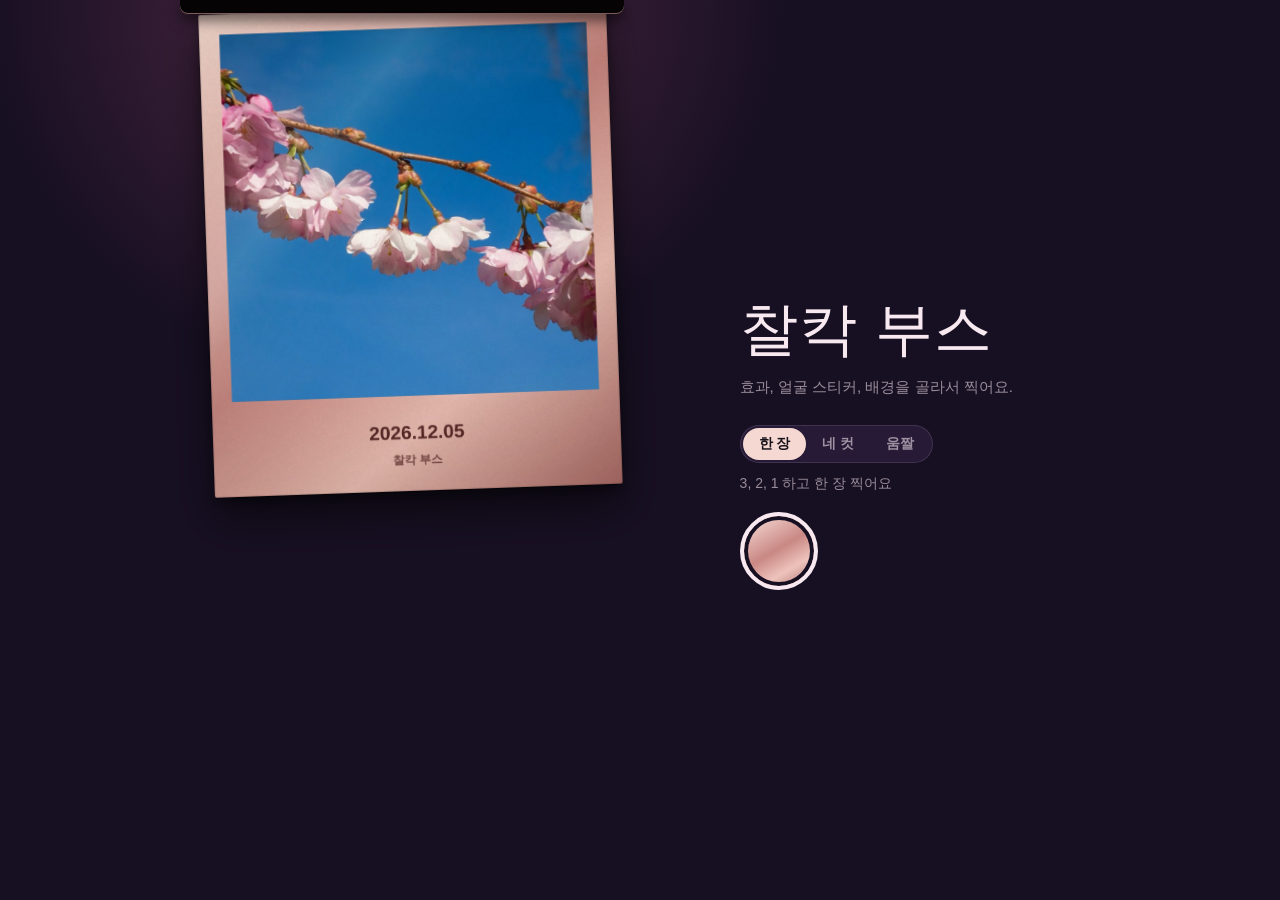
<file: index.html>
<!doctype html>
<!-- 주소 맨 앞(/)으로 들어오면 바로 찰칵 부스로 보낸다 -->
<html lang="ko">
<head>
  <meta charset="utf-8" />
  <title>찰칵 부스</title>
  <meta http-equiv="refresh" content="0; url=photobooth/" />
  <script>location.replace("photobooth/" + location.search);</script>
</head>
<body></body>
</html>
</file>
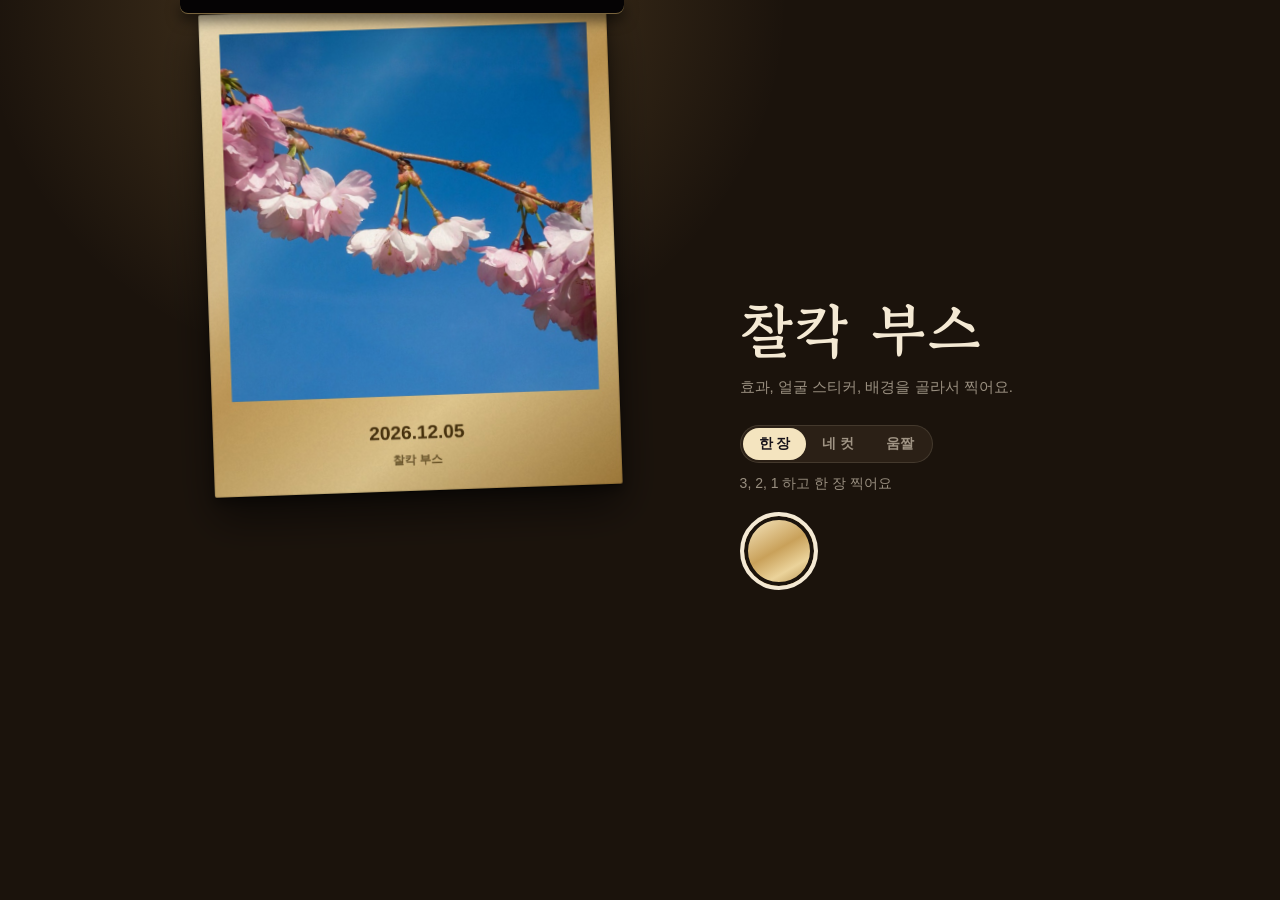
<file: photobooth/index.html>
<!doctype html>
<html lang="ko">
<head>
  <meta charset="utf-8" />
  <meta name="viewport" content="width=device-width, initial-scale=1, viewport-fit=cover" />
  <meta name="theme-color" content="#120d10" />
  <meta name="apple-mobile-web-app-capable" content="yes" />
  <meta name="apple-mobile-web-app-title" content="찰칵 부스" />
  <title>찰칵 부스</title>
  <link rel="preconnect" href="https://fonts.googleapis.com" />
  <link rel="preconnect" href="https://fonts.gstatic.com" crossorigin />
  <link rel="stylesheet" href="https://fonts.googleapis.com/css2?family=Black+Han+Sans&family=Do+Hyeon&family=Gaegu:wght@700&family=Gowun+Batang:wght@700&family=Gowun+Dodum&family=Jua&family=Song+Myung&display=swap" />
  <link rel="stylesheet" href="../apple.css" />
  <link rel="stylesheet" href="style.css" />
</head>
<body>
  <video id="video" autoplay playsinline muted></video>
  <canvas id="view"></canvas>
  <!-- 얼굴 스티커는 효과 화면 위에 겹친 이 캔버스에 그린다 -->
  <canvas id="overlay"></canvas>

  <div id="grid" class="hidden"></div>
  <div id="label" class="hidden"></div>
  <div id="countdown" class="hidden"></div>
  <div id="flash"></div>

  <!-- 입장 화면: 부스 구멍에서 나오는 견본(한 장은 폴라로이드, 네 컷은 네 컷, 움짤은 움직이는 사진) + 카메라 안과 같은 모드 전환·셔터 -->
  <div id="start-screen">
    <div class="booth">
      <figure class="print">
        <div class="slot" aria-hidden="true"></div>
        <div class="paper">
          <img id="sample-polaroid" class="sheet hidden" alt="견본 폴라로이드: 파란 하늘 아래 분홍 벚꽃" />
          <canvas id="sample-gif" class="sheet hidden" role="img" aria-label="견본 움짤: 노을 사진이 천천히 다가왔다 돌아가는 모습"></canvas>
          <img id="sample-strip" class="sheet hidden" alt="견본 네 컷: 바다, 노을, 우주, 무지개" />
        </div>
      </figure>

      <div class="intro">
        <h1>찰칵 부스</h1>
        <p class="lede">효과, 얼굴 스티커, 배경을 골라서 찍어요.</p>

        <div class="controls">
          <div id="start-modes" class="segmented" role="group" aria-label="찍는 방식">
            <button type="button" data-mode="single" class="on">한 장</button>
            <button type="button" data-mode="four">네 컷</button>
            <button type="button" data-mode="boomerang">움짤</button>
          </div>
          <p id="start-hint"></p>
          <button id="start" type="button" aria-label="카메라 켜고 시작"></button>
          <p id="error"></p>
        </div>
      </div>
    </div>
  </div>

  <!-- 카메라 화면 오른쪽 위: 켜고 끄거나 고르는 도구 (아이콘은 흰 선으로 직접 그림) -->
  <div id="tools" class="hidden">
    <button id="sticker-btn" class="tool" type="button" aria-label="얼굴 스티커 고르기">
      <svg viewBox="0 0 24 24" aria-hidden="true"><path d="M5.5 9.5 4.5 3.8l4.6 3M18.5 9.5l1-5.7-4.6 3" /><circle cx="12" cy="13.5" r="7.5" /><path d="M9.3 12.6v.4M14.7 12.6v.4M9.6 16.2c1.4 1.2 3.4 1.2 4.8 0" /></svg>
      <span>스티커</span>
    </button>
    <button id="bg-btn" class="tool" type="button" aria-label="배경 고르기">
      <svg viewBox="0 0 24 24" aria-hidden="true"><rect x="3" y="4" width="18" height="16" rx="3" /><circle cx="16" cy="9" r="1.6" /><path d="m3.5 17 5-5.2 4 4 2.6-2.6 5.4 4.8" /></svg>
      <span>배경</span>
    </button>
    <button id="hand-btn" class="tool" type="button" aria-pressed="false" aria-label="손바닥을 보여 주면 찍기">
      <svg viewBox="0 0 24 24" aria-hidden="true"><path d="M8 12.5V5.5M11 11.5V3.8M14 11.5V4.5M17 12.5V7.5M17 12.5v2.2a6 6 0 0 1-6 6h-.4a5.8 5.8 0 0 1-4.8-2.6L3.6 14.6a1.6 1.6 0 0 1 2.6-1.8L8 15v-2.5" /></svg>
      <span>손</span>
    </button>
  </div>
  <!-- 스티커·배경 고르는 줄 (받침 바로 위) -->
  <div id="picker" class="hidden" role="group"></div>
  <input id="photo" type="file" accept="image/*" hidden />

  <!-- 카메라 아래 검은 받침: 찍는 방식, 효과, 셔터, 방금 찍은 사진. 카메라 화면은 이 위쪽만 쓴다 -->
  <footer id="bar" class="deck hidden">
    <div id="mode" class="segmented hidden" role="group" aria-label="찍는 방식">
      <button type="button" data-mode="single" class="on">한 장</button>
      <button type="button" data-mode="four">네 컷</button>
      <button type="button" data-mode="boomerang">움짤</button>
    </div>
    <div class="deck-row">
      <button id="effects" class="deck-btn" type="button" aria-label="효과 고르기">
        <span class="ring"><svg viewBox="0 0 24 24" aria-hidden="true"><rect x="3.5" y="3.5" width="4.5" height="4.5" rx="1" /><rect x="9.75" y="3.5" width="4.5" height="4.5" rx="1" /><rect x="16" y="3.5" width="4.5" height="4.5" rx="1" /><rect x="3.5" y="9.75" width="4.5" height="4.5" rx="1" /><rect x="9.75" y="9.75" width="4.5" height="4.5" rx="1" /><rect x="16" y="9.75" width="4.5" height="4.5" rx="1" /><rect x="3.5" y="16" width="4.5" height="4.5" rx="1" /><rect x="9.75" y="16" width="4.5" height="4.5" rx="1" /><rect x="16" y="16" width="4.5" height="4.5" rx="1" /></svg></span>
        <span>효과</span>
      </button>
      <button id="shutter" type="button" aria-label="사진 찍기"></button>
      <button id="thumb" type="button" aria-label="방금 찍은 사진">
        <img id="thumb-img" alt="" />
        <span id="thumb-badge"></span>
      </button>
    </div>
  </footer>

  <footer id="grid-bar" class="deck hidden">
    <div class="deck-row">
      <button id="prev" class="deck-btn" type="button" aria-label="이전 효과">
        <span class="ring"><svg viewBox="0 0 24 24" aria-hidden="true"><path d="m14.5 6-6 6 6 6" /></svg></span>
      </button>
      <span id="page"></span>
      <button id="next" class="deck-btn" type="button" aria-label="다음 효과">
        <span class="ring"><svg viewBox="0 0 24 24" aria-hidden="true"><path d="m9.5 6 6 6-6 6" /></svg></span>
      </button>
    </div>
  </footer>

  <!-- 한 장·네 컷을 찍으면 뜨는 결과 화면. 사진이 위쪽 기계 구멍에서 뽑혀 나온다 (모양·색·글씨 고르고 저장) -->
  <div id="result" class="hidden">
    <div class="result-print">
      <div class="slot" aria-hidden="true"></div>
      <div class="result-paper">
        <img id="result-img" alt="꾸민 사진 미리보기" />
      </div>
    </div>
    <div id="result-controls">
      <div id="layouts" class="segmented" role="group" aria-label="모양"></div>
      <div id="colors" role="group" aria-label="프레임 색"></div>
      <input id="caption" type="text" maxlength="20" placeholder="아래에 넣을 글씨 (비우면 없음)" aria-label="아래에 넣을 글씨" />
      <div id="result-actions">
        <button id="retake" type="button">다시 찍기</button>
        <button id="save" type="button">저장</button>
      </div>
    </div>
  </div>

  <script type="module" src="app.js"></script>
</body>
</html>
</file>
<file: apple.css>
/* 사이트 공통 디자인 (애플 홈페이지 스타일)
   모든 페이지가 이 파일을 먼저 불러오고, 페이지 CSS는 아래 변수만 써서 색·글꼴을 맞춘다. */

:root {
  --bg: #f5f5f7;
  --surface: #ffffff;
  --surface-2: #fbfbfd;
  --fill: #f5f5f7;
  --fill-2: #e8e8ed;
  --text: #1d1d1f;
  --ink: #1d1d1f;
  --muted: #6e6e73;
  --faint: #86868b;
  --hairline: rgba(0, 0, 0, 0.08);
  --line: rgba(0, 0, 0, 0.1);
  --blue: #0071e3;
  --blue-hover: #0077ed;
  --link: #0066cc;
  --accent: #0071e3;
  --accent-soft: rgba(0, 113, 227, 0.1);
  --green: #1d8a3a;
  --orange: #bf4800;
  --red: #e30000;
  --shadow: 0 2px 6px rgba(0, 0, 0, 0.04), 0 12px 40px rgba(0, 0, 0, 0.06);
  --shadow-lg: 0 4px 12px rgba(0, 0, 0, 0.06), 0 30px 80px rgba(0, 0, 0, 0.12);
  --radius: 18px;
  --radius-lg: 28px;
  --font: -apple-system, BlinkMacSystemFont, "SF Pro Text", "SF Pro Display", "Apple SD Gothic Neo", "Helvetica Neue", "Noto Sans KR", sans-serif;
  --display: -apple-system, BlinkMacSystemFont, "SF Pro Display", "Apple SD Gothic Neo", "Helvetica Neue", "Noto Sans KR", sans-serif;
  --body: var(--font);
}

/* ----- 위쪽 공통 메뉴 (반투명 유리 막대) ----- */

.gnav {
  position: sticky;
  top: 0;
  z-index: 40;
  background: rgba(251, 251, 253, 0.8);
  -webkit-backdrop-filter: saturate(180%) blur(20px);
  backdrop-filter: saturate(180%) blur(20px);
  border-bottom: 1px solid var(--hairline);
}

.gnav.flat {
  position: relative;
}

.gnav-in {
  display: flex;
  align-items: center;
  gap: 4px;
  max-width: 1024px;
  height: 48px;
  margin: 0 auto;
  padding: 0 max(16px, env(safe-area-inset-right)) 0 max(16px, env(safe-area-inset-left));
  overflow-x: auto;
  scrollbar-width: none;
}

.gnav-in::-webkit-scrollbar {
  display: none;
}

.gnav a {
  flex: none;
  padding: 6px 10px;
  border-radius: 8px;
  font-family: var(--font);
  font-size: 14px;
  color: rgba(0, 0, 0, 0.8);
  text-decoration: none;
  white-space: nowrap;
  transition: color 0.2s ease;
}

.gnav a:hover {
  color: #000;
}

.gnav a[aria-current="page"] {
  color: #000;
  font-weight: 600;
}

.gnav .gnav-logo {
  margin-right: auto;
  padding-left: 0;
  font-size: 17px;
  font-weight: 600;
  letter-spacing: -0.01em;
  color: var(--text);
}

/* ----- 공통 버튼 ----- */

.pill {
  display: inline-flex;
  align-items: center;
  justify-content: center;
  gap: 6px;
  min-height: 44px;
  padding: 11px 22px;
  border: 0;
  border-radius: 980px;
  background: var(--blue);
  color: #fff;
  font-family: var(--font);
  font-size: 17px;
  font-weight: 400;
  letter-spacing: -0.01em;
  text-decoration: none;
  cursor: pointer;
  transition: background 0.2s ease, transform 0.1s ease;
}

.pill:hover {
  background: var(--blue-hover);
}

.pill:active {
  transform: scale(0.98);
}

.pill.ghost {
  background: transparent;
  color: var(--blue);
  box-shadow: inset 0 0 0 1px var(--blue);
}

.pill.ghost:hover {
  background: var(--blue);
  color: #fff;
}

.more-link {
  color: var(--link);
  font-size: 17px;
  text-decoration: none;
}

.more-link::after {
  content: " ›";
}

.more-link:hover {
  text-decoration: underline;
}

/* 한국어 줄바꿈은 낱말 단위로 */
body {
  word-break: keep-all;
  overflow-wrap: anywhere;
}
</file>
<file: photobooth/style.css>
/* 찰칵 부스: 누를 때마다 바뀌는 사진관. 모드를 누르면 테마(themes.js — 골드, 실버, 로즈골드, 민트,
   체리, 딥블루, 숲)가 랜덤으로 걸려서 바탕 · 글씨 · 조명 · 금속 · 제목 글꼴이 다 같이 바뀐다.
   꾸밈은 사진 나오는 구멍 위 조명 하나만 */

:root {
  --bg: #120d10; /* 와인빛 검정 바탕 */
  --surface: #1e171b; /* 버튼 · 알약 바탕 */
  --surface-hi: #2a2125; /* 마우스 올렸을 때 */
  --line: color-mix(in srgb, var(--ink) 12%, transparent); /* 얇은 테두리 */
  --ink: #ecebf0; /* 은색과 어울리는 차가운 흰 글씨 */
  --ink-dim: color-mix(in srgb, var(--ink) 58%, transparent);
  /* 금속 색은 테마(themes.js)에 따라 바뀐다 */
  --silver: #c8ccd4; /* 셔터 · 저장 · 고른 것 (테두리·링 같은 선) */
  --tint: #ecebf0; /* 고른 모드 알약 */
  --on-silver: #17131a; /* 금속 위 글씨 */
  /* 큰 금속 면(셔터 · 저장 · 켜진 도구)은 빛이 비껴가게 */
  --metal: linear-gradient(150deg, var(--m1) 0%, var(--m2) 48%, var(--m3) 72%, var(--m4) 100%);
  --metal-hi: linear-gradient(
    150deg,
    color-mix(in srgb, var(--m1), #fff 50%) 0%,
    color-mix(in srgb, var(--m2), #fff 20%) 48%,
    color-mix(in srgb, var(--m3), #fff 30%) 72%,
    color-mix(in srgb, var(--m4), #fff 20%) 100%
  );
  --bad: #e0645c;
  --shade: rgba(0, 0, 0, 0.55); /* 걸린 사진 그림자 */
  /* 매달린 인화지 그림자: 종이에 바짝 붙은 진한 그림자 + 멀리 퍼지는 옅은 그림자 */
  --paper-shadow: 0 1px 1.5px rgba(0, 0, 0, 0.45), 0 6px 12px rgba(0, 0, 0, 0.35), 0 22px 44px var(--shade);
  /* 제목 · 숫자 글꼴 */
  --display: "Black Han Sans", "Apple SD Gothic Neo", sans-serif;
  --display-weight: 400;
  --display-track: 0.02em;
  /* 사진 나오는 구멍 위에서 비추는 은은한 조명 */
  --glow: rgba(214, 220, 232, 0.12);
  --spotlight: radial-gradient(ellipse 70% 55% at 50% 0%, var(--glow), transparent 70%);

  /* 카메라 아래(가로로 든 폰은 오른쪽)에 받침을 깔고, 카메라 화면은 나머지만 쓴다.
     그래서 화면에 보이는 그대로가 사진에 찍힌다 */
  --deck-b: calc(168px + env(safe-area-inset-bottom, 0px));
  --deck-r: 0px;

  /* 모드를 바꾸면 조명과 금속 색이 스르륵 바뀐다 */
  transition: --bg 0.5s, --surface 0.5s, --surface-hi 0.5s, --ink 0.5s, --m1 0.5s, --m2 0.5s, --m3 0.5s, --m4 0.5s,
    --glow 0.5s, --silver 0.5s, --tint 0.5s;
}

/* 테마 색은 모드를 누를 때마다 themes.js가 랜덤으로 바꿔 넣는다 (여기 :root 값은 실버 테마).
   색이 부드럽게 바뀌도록 색 변수로 등록해 둔다 */
@property --bg { syntax: "<color>"; inherits: true; initial-value: #120d10; }
@property --surface { syntax: "<color>"; inherits: true; initial-value: #1e171b; }
@property --surface-hi { syntax: "<color>"; inherits: true; initial-value: #2a2125; }
@property --ink { syntax: "<color>"; inherits: true; initial-value: #ecebf0; }
@property --m1 { syntax: "<color>"; inherits: true; initial-value: #eef0f4; }
@property --m2 { syntax: "<color>"; inherits: true; initial-value: #b9bec8; }
@property --m3 { syntax: "<color>"; inherits: true; initial-value: #d9dce2; }
@property --m4 { syntax: "<color>"; inherits: true; initial-value: #a9aeb8; }
@property --glow { syntax: "<color>"; inherits: true; initial-value: rgba(214, 220, 232, 0.12); }
@property --silver { syntax: "<color>"; inherits: true; initial-value: #c8ccd4; }
@property --tint { syntax: "<color>"; inherits: true; initial-value: #ecebf0; }

* {
  box-sizing: border-box;
}

html,
body {
  margin: 0;
  height: 100%;
  overflow: hidden;
  background: var(--bg);
  color: var(--ink);
  font-family: var(--font);
  -webkit-font-smoothing: antialiased;
  -webkit-user-select: none;
  user-select: none;
  -webkit-tap-highlight-color: transparent;
}

button {
  font: inherit;
  color: inherit;
  border: 0;
  background: none;
  cursor: pointer;
}

svg {
  fill: none;
  stroke: currentColor;
  stroke-width: 1.6;
  stroke-linecap: round;
  stroke-linejoin: round;
}

.hidden {
  display: none !important;
}

/* 카메라 원본은 숨기고 WebGL 캔버스에 효과를 씌워 그린다 */
#video {
  position: fixed;
  width: 1px;
  height: 1px;
  opacity: 0;
  pointer-events: none;
}

#view,
#overlay {
  position: fixed;
  top: 0;
  left: 0;
  right: var(--deck-r);
  bottom: var(--deck-b);
  width: calc(100% - var(--deck-r));
  height: calc(100% - var(--deck-b));
  display: block;
}

#overlay {
  pointer-events: none;
}

/* ----- 함께 쓰는 것: 기계 구멍, 모양 전환, 셔터 ----- */

/* 사진이 나오는 기계 구멍 (아래 가장자리에 은빛 실선) */
.slot {
  position: relative;
  z-index: 1;
  height: 14px;
  border-radius: 0 0 8px 8px;
  background: #050304;
  box-shadow: inset 0 -1px 0 color-mix(in srgb, var(--silver) 55%, transparent), 0 6px 14px rgba(0, 0, 0, 0.6);
}

.segmented {
  display: flex;
  padding: 3px;
  border-radius: 999px;
  background: var(--surface);
  box-shadow: inset 0 0 0 1px var(--line);
}

.segmented button {
  padding: 7px 16px;
  border-radius: 999px;
  font-size: 14px;
  font-weight: 600;
  color: var(--ink-dim);
  white-space: nowrap;
}

.segmented button.on {
  color: var(--on-silver);
  background: var(--tint);
}

.segmented button:disabled {
  opacity: 0.5;
}

/* 흰 테두리 안에 은빛 알: 입장 화면과 카메라 받침이 같은 셔터 */
#start,
#shutter {
  position: relative;
  border-radius: 50%;
  border: 4px solid var(--ink);
  background: var(--metal);
  box-shadow: inset 0 0 0 4px var(--bg);
}

#start:active,
#shutter:active {
  transform: scale(0.92);
}

#start:disabled,
#shutter:disabled {
  opacity: 0.4;
  cursor: default;
}

.segmented button:focus-visible,
#start:focus-visible,
#shutter:focus-visible,
.deck-btn:focus-visible .ring,
.tool:focus-visible,
#result-actions button:focus-visible {
  outline: 2px solid var(--silver);
  outline-offset: 3px;
}

/* ----- 입장 화면 ----- */

#start-screen {
  position: fixed;
  inset: 0;
  overflow-x: hidden;
  overflow-y: auto;
  background: var(--spotlight), var(--bg);
}

/* 세로 화면: 위에 견본 사진, 아래에 글씨와 셔터. 가로 화면은 아래에서 두 칸으로 */
.booth {
  min-height: 100%;
  display: flex;
  flex-direction: column;
  align-items: center;
  justify-content: space-between;
  gap: 28px;
  padding: 0 24px calc(env(safe-area-inset-bottom, 0px) + 32px);
}

.print {
  position: relative;
  margin: 0;
  padding-top: env(safe-area-inset-top, 0px);
  display: flex;
  flex-direction: column;
  align-items: center;
  --strip-h: min(54vh, 560px);
  --strip-w: calc(var(--strip-h) * 0.327);
  --pol-w: min(78vw, calc(var(--strip-h) * 0.72));
  --gif-w: calc(var(--pol-w) * 0.8);
}

.print .slot {
  width: calc(var(--pol-w) + 36px);
}

/* 걸려 있는 견본 높이만큼 자리를 잡는다. 바꿀 때 아래 글씨가 부드럽게 따라 움직인다 */
.paper {
  position: relative;
  width: var(--pol-w);
  height: var(--strip-h);
  transition: height 0.5s ease;
  margin-top: -6px;
  /* 기계 구멍 위로 올라간 부분만 가린다 (흔들리는 옆·아래는 보이게) */
  clip-path: inset(0 -50vw -50vh -50vw);
}

/* 나오고 들어가는 움직임은 app.js (showSheet) */
.sheet {
  position: absolute;
  top: 0;
  left: 50%;
  margin-left: calc(var(--w) / -2);
  width: var(--w);
  transform-origin: 50% 0;
  rotate: -2deg;
  border-radius: 2px; /* 인화지 모서리는 아주 살짝 둥글다 */
  box-shadow: var(--paper-shadow);
}

#sample-strip {
  --w: var(--strip-w);
  height: var(--strip-h);
}

#sample-polaroid {
  --w: var(--pol-w);
}

#sample-gif {
  --w: var(--gif-w);
  height: auto;
}

/* 걸린 견본에 맞춘 높이 (폴라로이드 1200×1400, 움짤 490×640) */
.paper[data-sheet="sample-polaroid"] {
  height: calc(var(--pol-w) * 7 / 6);
}

.paper[data-sheet="sample-gif"] {
  height: calc(var(--gif-w) * 640 / 490);
}

.intro {
  width: min(360px, 100%);
  text-align: center;
}

.intro h1 {
  margin: 0;
  font-family: var(--display);
  font-size: 42px;
  font-weight: var(--display-weight);
  line-height: 1.15;
  letter-spacing: var(--display-track);
  color: var(--ink);
}

.lede {
  margin: 12px 0 0;
  color: var(--ink-dim);
  font-size: 15px;
  line-height: 1.6;
}

.controls {
  margin-top: 26px;
  display: flex;
  flex-direction: column;
  align-items: center;
}

#start-hint {
  margin: 12px 0 18px;
  min-height: 1.4em;
  color: var(--ink-dim);
  font-size: 14px;
}

#start {
  width: 78px;
  height: 78px;
}

#error {
  margin: 14px 0 0;
  color: var(--bad);
  font-size: 15px;
  text-align: center;
}

/* 아이패드·맥처럼 넓은 가로 화면: 왼쪽에 견본, 오른쪽에 글씨 */
@media (min-width: 700px) and (min-aspect-ratio: 1/1) {
  #start-screen {
    background: radial-gradient(ellipse 45% 60% at 30% 0%, var(--glow), transparent 70%), var(--bg);
  }

  .booth {
    flex-direction: row;
    justify-content: center;
    align-items: flex-start;
    gap: clamp(48px, 9vw, 120px);
    padding-bottom: 0;
  }

  .print {
    --strip-h: min(78vh, 680px);
    --pol-w: calc(var(--strip-h) * 0.6);
  }

  .intro {
    align-self: center;
    text-align: left;
  }

  .intro h1 {
    font-size: 58px;
  }

  .controls {
    align-items: flex-start;
  }

  #error {
    text-align: left;
  }
}

/* 아이폰 SE처럼 키가 작은 세로 화면: 셔터까지 한 화면에 */
@media (max-height: 740px) and (max-aspect-ratio: 1/1) {
  .print {
    --strip-h: 44vh;
  }

  .booth {
    gap: 20px;
  }

  .intro h1 {
    font-size: 34px;
  }

  .controls {
    margin-top: 16px;
  }

  #start-hint {
    margin: 8px 0 12px;
  }
}

/* 가로로 든 폰처럼 키가 작은 화면 */
@media (max-height: 500px) and (min-aspect-ratio: 1/1) {
  .booth {
    flex-direction: row;
    justify-content: center;
    align-items: flex-start;
    gap: 40px;
    padding-bottom: 0;
  }

  .print {
    --strip-h: 92vh;
  }

  .intro {
    align-self: center;
    text-align: left;
  }

  .intro h1 {
    font-size: 36px;
  }

  .controls {
    align-items: flex-start;
  }
}

/* ----- 카메라 아래 받침 (찍는 방식 · 효과 · 셔터 · 방금 찍은 사진) ----- */

.deck {
  position: fixed;
  left: 0;
  right: 0;
  bottom: 0;
  height: var(--deck-b);
  display: flex;
  flex-direction: column;
  align-items: center;
  justify-content: center;
  gap: 16px;
  padding-bottom: env(safe-area-inset-bottom, 0px);
  background: var(--bg);
  box-shadow: inset 0 1px 0 var(--line);
}

.deck-row {
  width: min(420px, 100% - 48px);
  display: flex;
  align-items: center;
  justify-content: space-between;
}

#grid-bar .deck-row {
  justify-content: center;
  gap: 36px;
  font-family: var(--display);
  font-size: 18px;
  font-weight: var(--display-weight);
  letter-spacing: 0.06em;
}

.deck-btn {
  width: 64px;
  display: flex;
  flex-direction: column;
  align-items: center;
  gap: 6px;
  font-size: 12px;
  font-weight: 600;
  color: var(--ink-dim);
}

.deck-btn .ring {
  width: 48px;
  height: 48px;
  border-radius: 50%;
  display: grid;
  place-items: center;
  color: var(--ink);
  background: var(--surface);
  box-shadow: inset 0 0 0 1px var(--line);
}

.deck-btn svg {
  width: 24px;
  height: 24px;
}

.deck-btn:disabled {
  opacity: 0.4;
}

#shutter {
  width: 74px;
  height: 74px;
}

/* 손바닥을 보여 주는 동안 셔터 둘레가 시계 방향으로 차오른다 (--palm-p: 0~1, app.js) */
#shutter::after {
  content: "";
  position: absolute;
  inset: -12px;
  border-radius: 50%;
  background: conic-gradient(var(--silver) calc(var(--palm-p, 0) * 360deg), transparent 0);
  -webkit-mask: radial-gradient(closest-side, transparent 88%, #000 90%);
  mask: radial-gradient(closest-side, transparent 88%, #000 90%);
  pointer-events: none;
}

#thumb {
  position: relative;
  width: 64px;
  height: 56px;
  padding: 0;
  display: grid;
  place-items: center;
}

#thumb:not(.has-photo) {
  visibility: hidden;
}

#thumb-img {
  width: 52px;
  height: 52px;
  object-fit: cover;
  border-radius: 10px;
  border: 2px solid var(--ink);
}

/* 업로드 표시: 올리는 중(도는 고리) · 다 올라감(체크) · 실패(느낌표, 누르면 다시) */
#thumb-badge {
  position: absolute;
  right: 0;
  bottom: -4px;
  width: 22px;
  height: 22px;
  border-radius: 50%;
  display: none;
  place-items: center;
  border: 2px solid var(--bg);
  font-size: 13px;
  font-weight: 800;
  line-height: 1;
}

#thumb-badge.up {
  display: block;
  background: var(--bg);
  border: 3px solid var(--line);
  border-top-color: var(--ink);
  animation: spin 0.8s linear infinite;
}

#thumb-badge.ok {
  display: grid;
  background: var(--silver);
}

#thumb-badge.ok::after {
  content: "";
  width: 5px;
  height: 9px;
  margin-top: -2px;
  border: solid var(--on-silver);
  border-width: 0 2.5px 2.5px 0;
  rotate: 45deg;
}

#thumb-badge.bad {
  display: grid;
  color: var(--ink);
  background: var(--bad);
}

@keyframes spin {
  to {
    rotate: 360deg;
  }
}

/* ----- 카메라 위 오른쪽 도구 (스티커 · 배경 · 손), 받침 위 고르는 줄 ----- */

#tools {
  position: fixed;
  top: calc(env(safe-area-inset-top, 0px) + 16px);
  right: calc(var(--deck-r) + 16px);
  display: flex;
  flex-direction: column;
  gap: 10px;
}

.tool {
  width: 58px;
  height: 60px;
  border-radius: 16px;
  display: flex;
  flex-direction: column;
  align-items: center;
  justify-content: center;
  gap: 3px;
  font-size: 11.5px;
  font-weight: 600;
  color: var(--ink);
  background: color-mix(in srgb, var(--bg) 80%, transparent);
  box-shadow: inset 0 0 0 1px var(--line);
}

.tool svg {
  width: 24px;
  height: 24px;
}

/* 고르는 줄이 열렸거나(스티커·배경) 켜져 있으면(손) 은빛으로 */
.tool.on {
  color: var(--on-silver);
  background: var(--metal);
  box-shadow: none;
}

.tool:disabled {
  opacity: 0.4;
}

#picker {
  position: fixed;
  left: calc((100% - var(--deck-r)) / 2);
  bottom: calc(var(--deck-b) + 12px);
  transform: translateX(-50%);
  max-width: calc(100% - var(--deck-r) - 32px);
  display: flex;
  gap: 6px;
  padding: 5px;
  overflow-x: auto;
  scrollbar-width: none;
  border-radius: 999px;
  background: color-mix(in srgb, var(--bg) 86%, transparent);
  box-shadow: inset 0 0 0 1px var(--line);
}

#picker::-webkit-scrollbar {
  display: none;
}

#picker button {
  flex: none;
  padding: 8px 14px;
  border-radius: 999px;
  font-size: 14px;
  font-weight: 600;
  white-space: nowrap;
  color: var(--ink);
  background: var(--surface-hi);
}

#picker button.on {
  color: var(--on-silver);
  background: var(--ink);
}

/* ----- 결과 화면: 사진이 위쪽 기계 구멍에서 뽑혀 나와 걸린다 (나오는 움직임은 app.js) ----- */

#result {
  position: fixed;
  inset: 0;
  display: flex;
  flex-direction: column;
  align-items: center;
  gap: 20px;
  padding: env(safe-area-inset-top, 0px) 16px calc(env(safe-area-inset-bottom, 0px) + 20px);
  background: var(--spotlight), var(--bg);
}

.result-print {
  flex: 1;
  min-height: 0;
  width: 100%;
  display: flex;
  flex-direction: column;
  align-items: center;
}

#result .slot {
  width: min(86vw, 520px);
}

/* 사진 크기를 이 칸에 맞추려고 안에서 절대 위치로 둔다 */
.result-paper {
  position: relative;
  flex: 1;
  width: 100%;
  margin-top: -6px;
  clip-path: inset(0 -50vw -50vh -50vw);
}

#result-img {
  position: absolute;
  top: 0;
  left: 0;
  right: 0;
  margin: 0 auto;
  max-width: calc(100% - 24px);
  max-height: calc(100% - 16px);
  transform-origin: 50% 0;
  rotate: -1.5deg;
  border-radius: 2px; /* 인화지 모서리는 아주 살짝 둥글다 */
  box-shadow: var(--paper-shadow);
}

#result-controls {
  display: flex;
  flex-direction: column;
  align-items: center;
  gap: 14px;
  width: 100%;
}

#colors {
  display: flex;
  gap: 10px;
}

#colors button {
  width: 30px;
  height: 30px;
  border-radius: 50%;
  box-shadow: inset 0 0 0 1px rgba(0, 0, 0, 0.25), 0 0 0 1px var(--line);
}

#colors button.on {
  outline: 2px solid var(--silver);
  outline-offset: 3px;
}

/* 아이폰은 16px보다 작으면 누를 때 화면이 확대된다 */
#caption {
  width: min(320px, 100%);
  padding: 11px 16px;
  border: 0;
  border-radius: 999px;
  font: inherit;
  font-size: 16px;
  text-align: center;
  color: var(--ink);
  background: var(--surface);
  box-shadow: inset 0 0 0 1px var(--line);
  -webkit-user-select: text;
  user-select: text;
}

#caption::placeholder {
  color: var(--ink-dim);
}

#caption:focus-visible {
  outline: 2px solid var(--silver);
}

#result-actions {
  display: flex;
  gap: 10px;
  width: min(320px, 100%);
}

#result-actions button {
  flex: 1;
  padding: 14px 0;
  border-radius: 999px;
  font-size: 16px;
  font-weight: 700;
  color: var(--ink);
  background: var(--surface);
  box-shadow: inset 0 0 0 1px var(--line);
}

#result-actions #save {
  color: var(--on-silver);
  background: var(--metal);
  box-shadow: none;
}

#result-actions button:disabled {
  opacity: 0.5;
}

/* ----- 효과 격자 (칸 위치는 app.js가 WebGL 그림과 똑같이 맞춘다. 칸 사이 틈은 바탕색) ----- */

#grid {
  position: fixed;
  inset: 0;
}

#grid button {
  position: absolute;
  display: flex;
  align-items: flex-end;
  justify-content: center;
  padding-bottom: 8px;
}

#grid button span {
  padding: 4px 10px;
  border-radius: 999px;
  font-size: 13px;
  font-weight: 600;
  color: var(--ink);
  background: color-mix(in srgb, var(--bg) 80%, transparent);
}

#grid button.current {
  outline: 2px solid var(--silver);
  outline-offset: -2px;
}

#grid button.current span {
  color: var(--on-silver);
  background: var(--silver);
}

/* ----- 효과 이름 · 카운트다운 · 번쩍임 ----- */

#label {
  position: fixed;
  top: calc(env(safe-area-inset-top, 0px) + 16px);
  left: calc((100% - var(--deck-r)) / 2);
  transform: translateX(-50%);
  padding: 7px 16px;
  border-radius: 999px;
  font-size: 15px;
  font-weight: 600;
  color: var(--ink);
  background: color-mix(in srgb, var(--bg) 80%, transparent);
  box-shadow: inset 0 0 0 1px var(--line);
  white-space: nowrap;
}

/* 숫자는 제목과 같은 명조 */
#countdown {
  position: fixed;
  top: 0;
  left: 0;
  right: var(--deck-r);
  bottom: var(--deck-b);
  display: flex;
  align-items: center;
  justify-content: center;
  font-family: var(--display);
  font-size: min(40vw, 240px);
  font-weight: var(--display-weight);
  color: var(--ink);
  text-shadow: 0 6px 40px rgba(0, 0, 0, 0.6);
  pointer-events: none;
}

#flash {
  position: fixed;
  inset: 0;
  background: #fff;
  opacity: 0;
  pointer-events: none;
}

#flash.on {
  animation: flash 0.5s ease-out;
}

@keyframes flash {
  from {
    opacity: 1;
  }
  to {
    opacity: 0;
  }
}

/* ----- 가로로 든 폰처럼 키가 작은 화면: 받침을 오른쪽 세로로 ----- */

@media (max-height: 500px) and (min-aspect-ratio: 1/1) {
  :root {
    --deck-b: 0px;
    --deck-r: calc(208px + env(safe-area-inset-right, 0px));
  }

  .deck {
    left: auto;
    top: 0;
    width: var(--deck-r);
    height: auto;
    flex-direction: row;
    padding: 0 env(safe-area-inset-right, 0px) 0 0;
    box-shadow: inset 1px 0 0 var(--line);
  }

  .deck .segmented {
    flex-direction: column;
  }

  .deck-row,
  #grid-bar .deck-row {
    width: auto;
    height: min(320px, 100% - 32px);
    flex-direction: column;
  }

  #grid-bar .deck-row {
    gap: 24px;
  }

  #result {
    flex-direction: row;
    padding-bottom: env(safe-area-inset-bottom, 0px);
  }

  #result-controls {
    width: min(340px, 45%);
    align-self: center;
  }
}

/* ----- 마우스를 올리면 (맥처럼 마우스가 있을 때만. 아이폰·아이패드는 누른 뒤 색이 남아서 뺀다) ----- */

.tool,
.deck-btn .ring,
.segmented button,
#picker button,
#result-actions button,
#colors button,
#thumb-img,
#grid button span,
#start,
#shutter {
  transition: background-color 0.15s, color 0.15s, transform 0.15s;
}

@media (hover: hover) and (pointer: fine) {
  .tool:hover:not(:disabled):not(.on),
  .deck-btn:hover:not(:disabled) .ring,
  #result-actions #retake:hover:not(:disabled),
  #picker button:hover:not(.on) {
    background: var(--surface-hi);
  }

  .tool.on:hover:not(:disabled),
  #result-actions #save:hover:not(:disabled) {
    background: var(--metal-hi);
  }

  /* 셔터는 살짝 커지면서 밝아진다 */
  #start:hover:not(:disabled),
  #shutter:hover:not(:disabled) {
    background: var(--metal-hi);
    transform: scale(1.05);
  }

  .segmented button:hover:not(.on):not(:disabled) {
    color: var(--ink);
  }

  #colors button:hover:not(.on) {
    transform: scale(1.15);
  }

  #thumb.has-photo:hover #thumb-img {
    transform: rotate(-5deg) scale(1.05);
  }

  #grid button:hover:not(.current) {
    outline: 2px solid var(--ink);
    outline-offset: -2px;
  }
}

@media (prefers-reduced-motion: reduce) {
  #thumb-badge.up {
    animation: none;
  }
}
</file>
